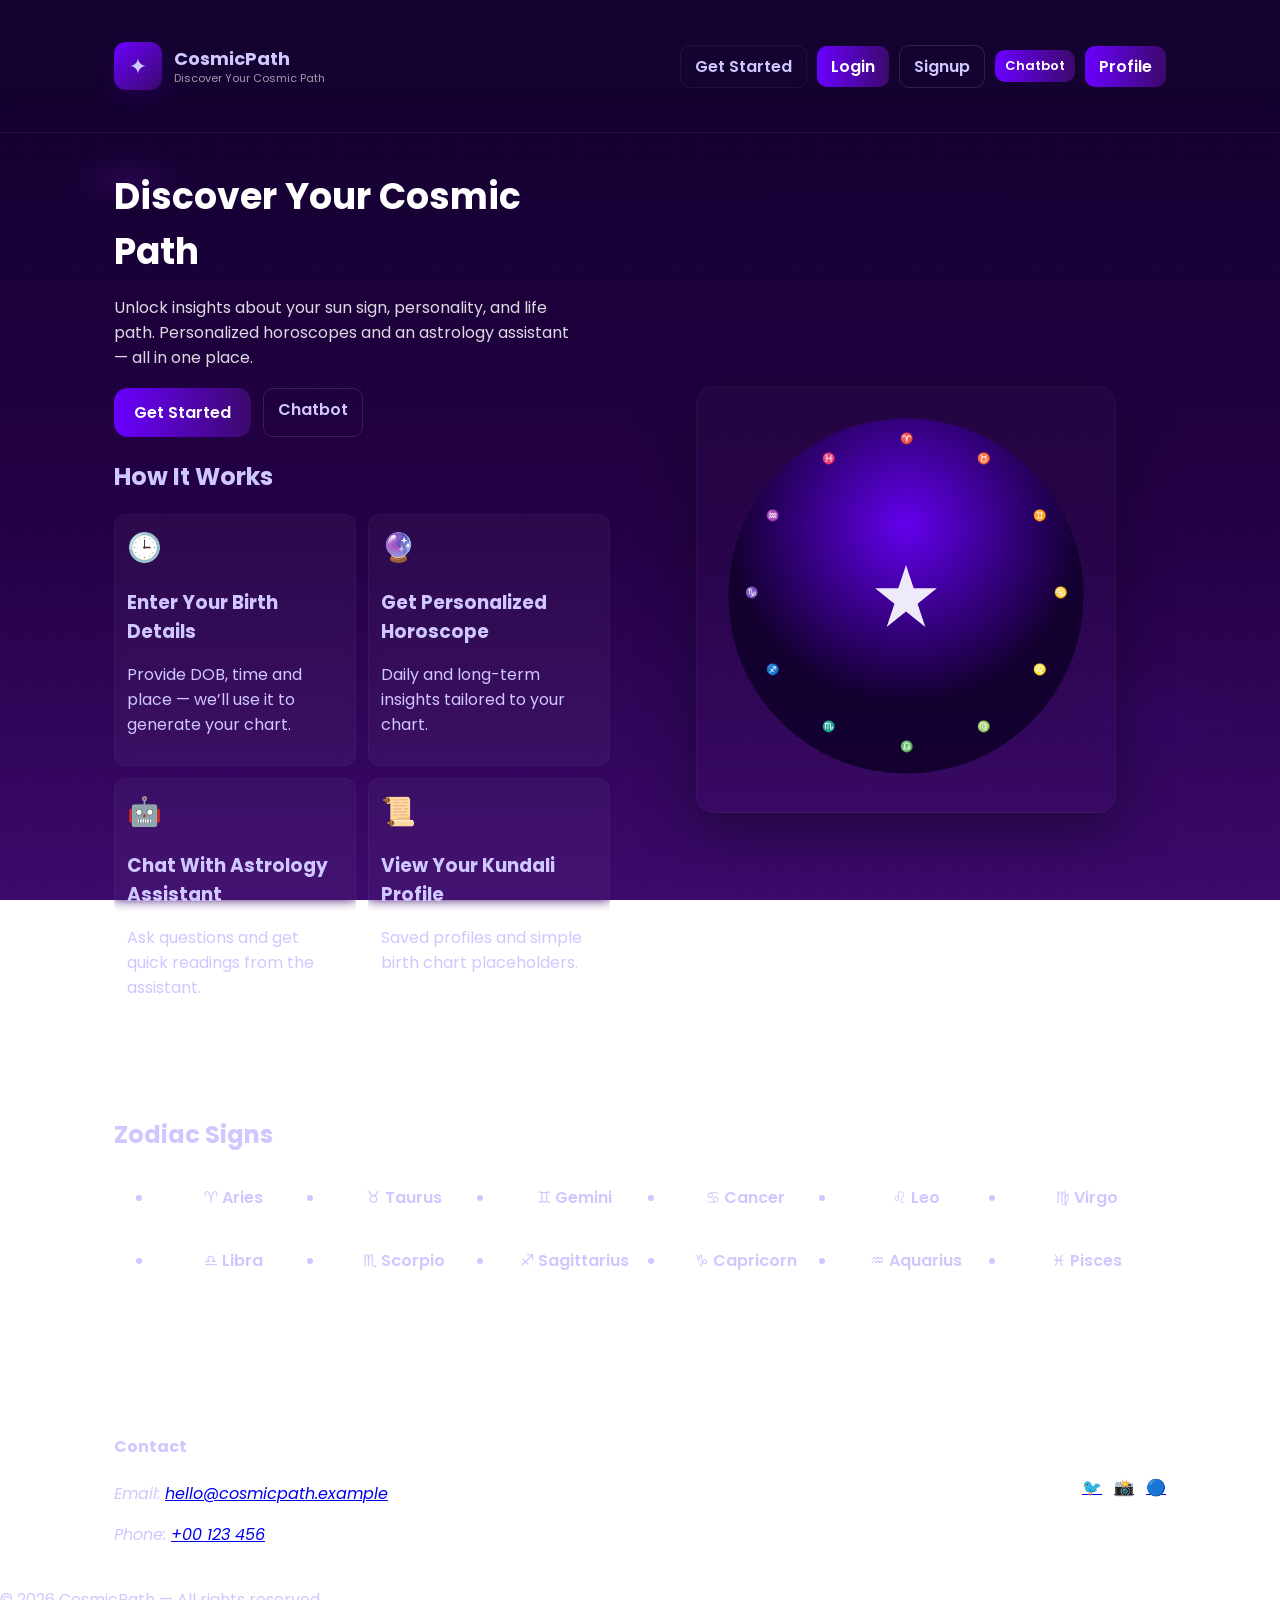
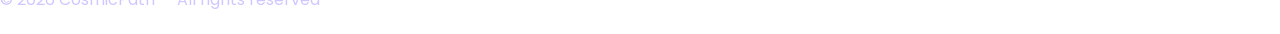
<file: index.html>
<!doctype html>
<html lang="en">
<head>
  <meta charset="utf-8">
  <meta name="viewport" content="width=device-width, initial-scale=1">

  <title>CosmicPath — Discover Your Cosmic Path | Astrology & Horoscope</title>
  <meta name="description" content="CosmicPath provides personalized astrology insights, zodiac analysis, kundali readings, and daily horoscopes. Discover your cosmic path with precision birth-chart tools and an AI astrology assistant.">
  <meta name="author" content="CosmicPath">
  <meta name="robots" content="index, follow">

  <!-- Favicon -->
  <link rel="icon" href="/favicon.png" type="image/png">

  <!-- Canonical URL -->
  <link rel="canonical" href="https://codewithsarina.github.io/cosmicpath/">

  <!-- Open Graph -->
  <meta property="og:site_name" content="CosmicPath">
  <meta property="og:type" content="website">
  <meta property="og:title" content="CosmicPath — Discover Your Cosmic Path">
  <meta property="og:description" content="Personalized astrology insights, zodiac traits, kundali readings, and AI astrology assistant.">
  <meta property="og:url" content="https://codewithsarina.github.io/cosmicpath/">
  <meta property="og:image" content="https://codewithsarina.github.io/cosmicpath/preview.jpg">
  <meta property="og:locale" content="en_US">

  <!-- Twitter -->
  <meta name="twitter:card" content="summary_large_image">
  <meta name="twitter:title" content="CosmicPath — Discover Your Cosmic Path">
  <meta name="twitter:description" content="Explore Kundali readings, zodiac analysis and personalized horoscopes.">
  <meta name="twitter:image" content="https://codewithsarina.github.io/cosmicpath/preview.jpg">

  <!-- Fonts -->
  <link rel="preconnect" href="https://fonts.googleapis.com">
  <link rel="preconnect" href="https://fonts.gstatic.com" crossorigin>
  <link href="https://fonts.googleapis.com/css2?family=Poppins:wght@300;400;600;700&display=swap" rel="stylesheet">

  <!-- Styles & Scripts -->
  <link rel="stylesheet" href="style.css">
  <meta name="google-site-verification" content="x2WTCD79h4HYHzZAXgsv3dcxb1lSnl-Mk_sNpW9f9F4" />
  <script defer src="script.js"></script>
</head>
<body class="cosmic">
  <!-- Header / Navbar -->
  <header class="nav fade-in">
    <div class="container nav-inner">
      <a class="logo" href="index.html">
        <div class="logo-mark" aria-hidden="true">✦</div>
        <div>
          <div class="brand">CosmicPath</div>
          <small class="tag">Discover Your Cosmic Path</small>
        </div>
      </a>

      <nav class="nav-links" aria-label="Main navigation">
        <a class="btn ghost" href="#get-started">Get Started</a>
        <a class="btn" href="login.html">Login</a>
        <a class="btn outline" href="signup.html">Signup</a>
        <a class="btn mini" href="chatbot.html">Chatbot</a>
        <a class="btn" href="profile.html">Profile</a>
      </nav>
    </div>
  </header>

  <!-- Main Content -->
  <main role="main">
    <!-- Hero Section -->
    <section class="hero container" id="get-started">
      <div class="hero-left">
        <h1 class="headline">Discover Your Cosmic Path</h1>
        <p class="lead">Unlock insights about your sun sign, personality, and life path. Personalized horoscopes and an astrology assistant — all in one place.</p>
        <div class="hero-ctas">
          <a class="btn big" href="signup.html">Get Started</a>
          <a class="btn outline" href="chatbot.html">Chatbot</a>
        </div>

        <div class="how-it-works">
          <h2>How It Works</h2>
          <div class="cards">
            <article class="card">
              <div class="card-img" aria-hidden="true">🕒</div>
              <h3>Enter Your Birth Details</h3>
              <p>Provide DOB, time and place — we’ll use it to generate your chart.</p>
            </article>
            <article class="card">
              <div class="card-img" aria-hidden="true">🔮</div>
              <h3>Get Personalized Horoscope</h3>
              <p>Daily and long-term insights tailored to your chart.</p>
            </article>
            <article class="card">
              <div class="card-img" aria-hidden="true">🤖</div>
              <h3>Chat With Astrology Assistant</h3>
              <p>Ask questions and get quick readings from the assistant.</p>
            </article>
            <article class="card">
              <div class="card-img" aria-hidden="true">📜</div>
              <h3>View Your Kundali Profile</h3>
              <p>Saved profiles and simple birth chart placeholders.</p>
            </article>
          </div>
        </div>
      </div>

      <div class="hero-right">
        <!-- Zodiac Wheel SVG -->
        <div class="wheel-card fade-up">
          <svg viewBox="0 0 500 500" class="zodiac-wheel" aria-hidden="true" role="img">
            <defs>
              <radialGradient id="g1" cx="50%" cy="30%">
                <stop offset="0%" stop-color="#6A00FF" stop-opacity="0.9"/>
                <stop offset="100%" stop-color="#10002B" stop-opacity="0.9"/>
              </radialGradient>
            </defs>
            <circle cx="250" cy="250" r="230" fill="url(#g1)"/>
            <g transform="translate(250,250)" fill="#fff" font-family="Poppins, sans-serif" font-weight="600" font-size="14" text-anchor="middle">
              <text x="0" y="-200">♈</text>
              <text x="100" y="-173">♉</text>
              <text x="173" y="-100">♊</text>
              <text x="200" y="0">♋</text>
              <text x="173" y="100">♌</text>
              <text x="100" y="173">♍</text>
              <text x="0" y="200">♎</text>
              <text x="-100" y="173">♏</text>
              <text x="-173" y="100">♐</text>
              <text x="-200" y="0">♑</text>
              <text x="-173" y="-100">♒</text>
              <text x="-100" y="-173">♓</text>
            </g>
            <g transform="translate(250,250)">
              <polygon points="0,-40 10,-10 40,-10 15,10 25,40 0,20 -25,40 -15,10 -40,-10 -10,-10" fill="#F8F7FF" opacity="0.95"/>
            </g>
          </svg>
        </div>
      </div>
    </section>

    <!-- Zodiac Grid -->
    <section class="zodiac container fade-in-up" id="zodiac-signs">
      <h2>Zodiac Signs</h2>
      <ul class="zodiac-grid">
        <li class="sign">♈ Aries</li>
        <li class="sign">♉ Taurus</li>
        <li class="sign">♊ Gemini</li>
        <li class="sign">♋ Cancer</li>
        <li class="sign">♌ Leo</li>
        <li class="sign">♍ Virgo</li>
        <li class="sign">♎ Libra</li>
        <li class="sign">♏ Scorpio</li>
        <li class="sign">♐ Sagittarius</li>
        <li class="sign">♑ Capricorn</li>
        <li class="sign">♒ Aquarius</li>
        <li class="sign">♓ Pisces</li>
      </ul>
    </section>
  </main>

  <!-- Footer -->
  <footer class="site-footer fade-in">
    <div class="container footer-inner">
      <div>
        <h4>Contact</h4>
        <address>
          <p>Email: <a href="mailto:hello@cosmicpath.example">hello@cosmicpath.example</a></p>
          <p>Phone: <a href="tel:+00123456">+00 123 456</a></p>
        </address>
      </div>
      <div class="socials">
        <a href="https://twitter.com/cosmicpath" aria-label="Twitter">🐦</a>
        <a href="https://instagram.com/cosmicpath" aria-label="Instagram">📸</a>
        <a href="https://facebook.com/cosmicpath" aria-label="Facebook">🔵</a>
      </div>
    </div>
    <div class="copyright">© <span id="year"></span> CosmicPath — All rights reserved</div>
  </footer>

  <script>
    // Auto-update year
    document.getElementById('year').textContent = new Date().getFullYear();
  </script>
</body>
</html>
</file>
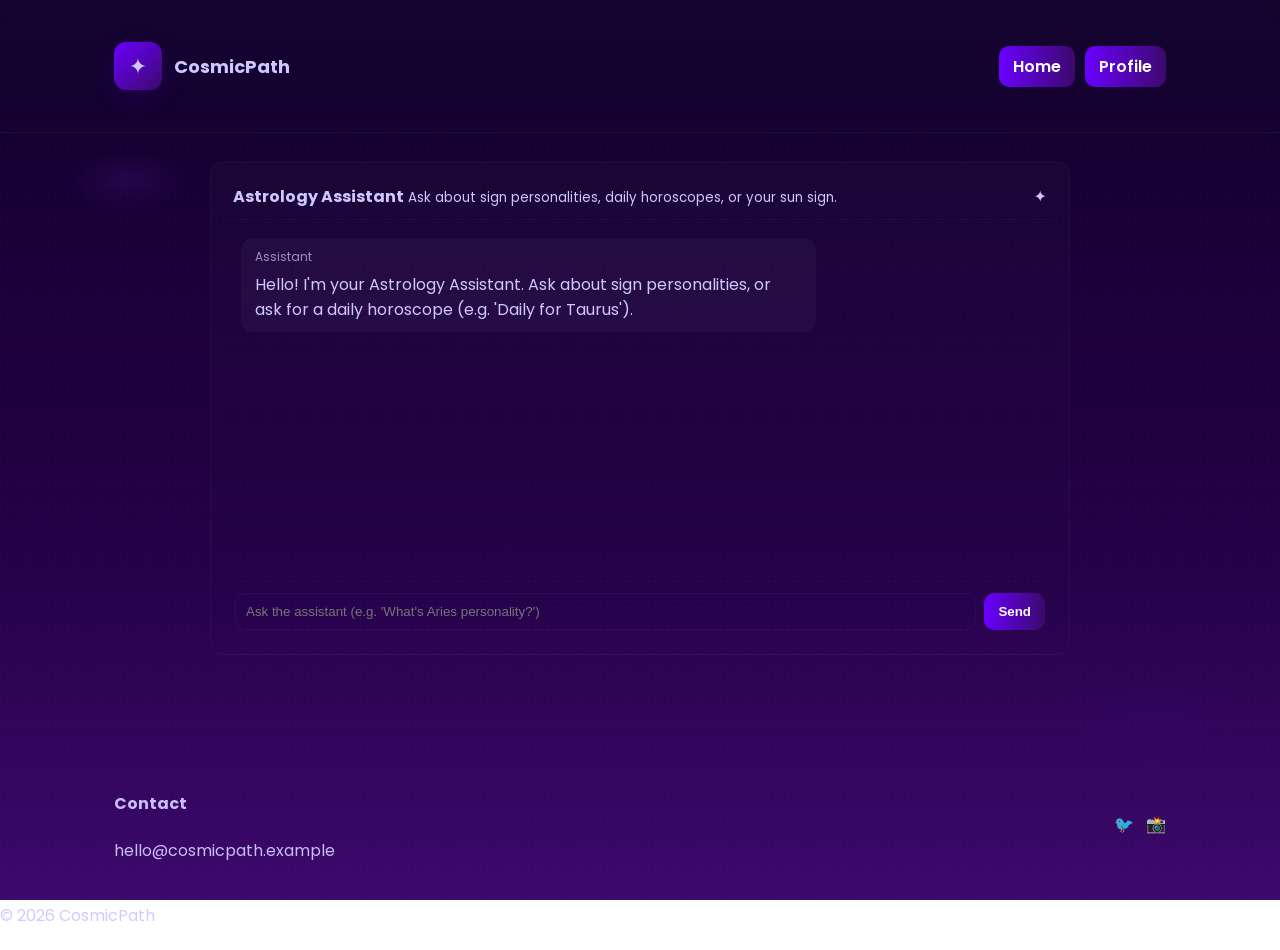
<file: chatbot.html>
<!doctype html>
<html lang="en">
<head>
  <meta charset="utf-8">
  <meta name="viewport" content="width=device-width, initial-scale=1">

  <title>Astrology Chatbot | CosmicPath</title>
  <meta name="description" content="Chat with our AI astrology assistant for instant horoscope answers, kundali readings, and astrology explanations.">
  <meta name="keywords" content="astrology chatbot, AI astrology assistant, horoscope, kundali, zodiac, CosmicPath">
  <meta name="author" content="CosmicPath">
  <meta name="robots" content="index, follow">

  <!-- Favicon -->
  <link rel="icon" href="/favicon.png" type="image/png">

  <!-- Canonical -->
  <link rel="canonical" href="https://cosmicpath.com/chatbot.html">

  <!-- Open Graph -->
  <meta property="og:site_name" content="CosmicPath">
  <meta property="og:title" content="Astrology Chatbot | CosmicPath">
  <meta property="og:description" content="Chat with our AI astrology assistant for instant horoscope answers, kundali readings, and astrology explanations.">
  <meta property="og:url" content="https://cosmicpath.com/chatbot.html">
  <meta property="og:image" content="https://cosmicpath.com/preview.jpg">
  <meta property="og:type" content="website">

  <!-- Twitter Card -->
  <meta name="twitter:title" content="Astrology Chatbot | CosmicPath">
  <meta name="twitter:description" content="Chat with our AI astrology assistant for instant horoscope answers, kundali readings, and astrology explanations.">
  <meta name="twitter:image" content="https://cosmicpath.com/preview.jpg">
  <meta name="twitter:card" content="summary_large_image">

  <!-- Fonts & CSS -->
  <link href="https://fonts.googleapis.com/css2?family=Poppins:wght@300;400;600;700&display=swap" rel="stylesheet">
  <link rel="stylesheet" href="style.css">

  <!-- JS -->
  <script defer src="script.js"></script>

  <!-- JSON-LD Structured Data -->
  <script type="application/ld+json">
  {
    "@context": "https://schema.org",
    "@type": "Organization",
    "name": "CosmicPath",
    "url": "https://cosmicpath.com/",
    "logo": "https://cosmicpath.com/logo.png",
    "sameAs": [
      "https://facebook.com/yourpage",
      "https://instagram.com/yourpage",
      "https://twitter.com/yourpage"
    ]
  }
  </script>
</head>
<body class="cosmic">
  <!-- Navbar -->
  <header class="nav">
    <div class="container nav-inner">
      <a class="logo" href="index.html">
        <div class="logo-mark">✦</div>
        <div>
          <div class="brand">CosmicPath</div>
        </div>
      </a>
      <nav class="nav-links">
        <a class="btn" href="index.html">Home</a>
        <a class="btn" href="profile.html">Profile</a>
      </nav>
    </div>
  </header>

  <!-- Chatbot Section -->
  <main class="container chat-page fade-in-up">
    <section class="chat-ui">
      <div class="chat-header">
        <div>
          <strong>Astrology Assistant</strong>
          <small>Ask about sign personalities, daily horoscopes, or your sun sign.</small>
        </div>
        <div class="bot-avatar">✦</div>
      </div>

      <div id="chatWindow" class="chat-window" aria-live="polite"></div>

      <form id="chatForm" class="chat-input">
        <input id="chatInput" type="text" placeholder="Ask the assistant (e.g. 'What's Aries personality?')" autocomplete="off" required />
        <button class="btn" type="submit">Send</button>
      </form>
    </section>
  </main>

  <!-- Footer -->
  <footer class="site-footer">
    <div class="container footer-inner">
      <div>
        <h4>Contact</h4>
        <p>hello@cosmicpath.example</p>
      </div>
      <div class="socials">
        <a aria-label="Twitter">🐦</a>
        <a aria-label="Instagram">📸</a>
      </div>
    </div>
    <div class="copyright">© <span id="year5"></span> CosmicPath</div>
  </footer>
</body>
</html>
</file>
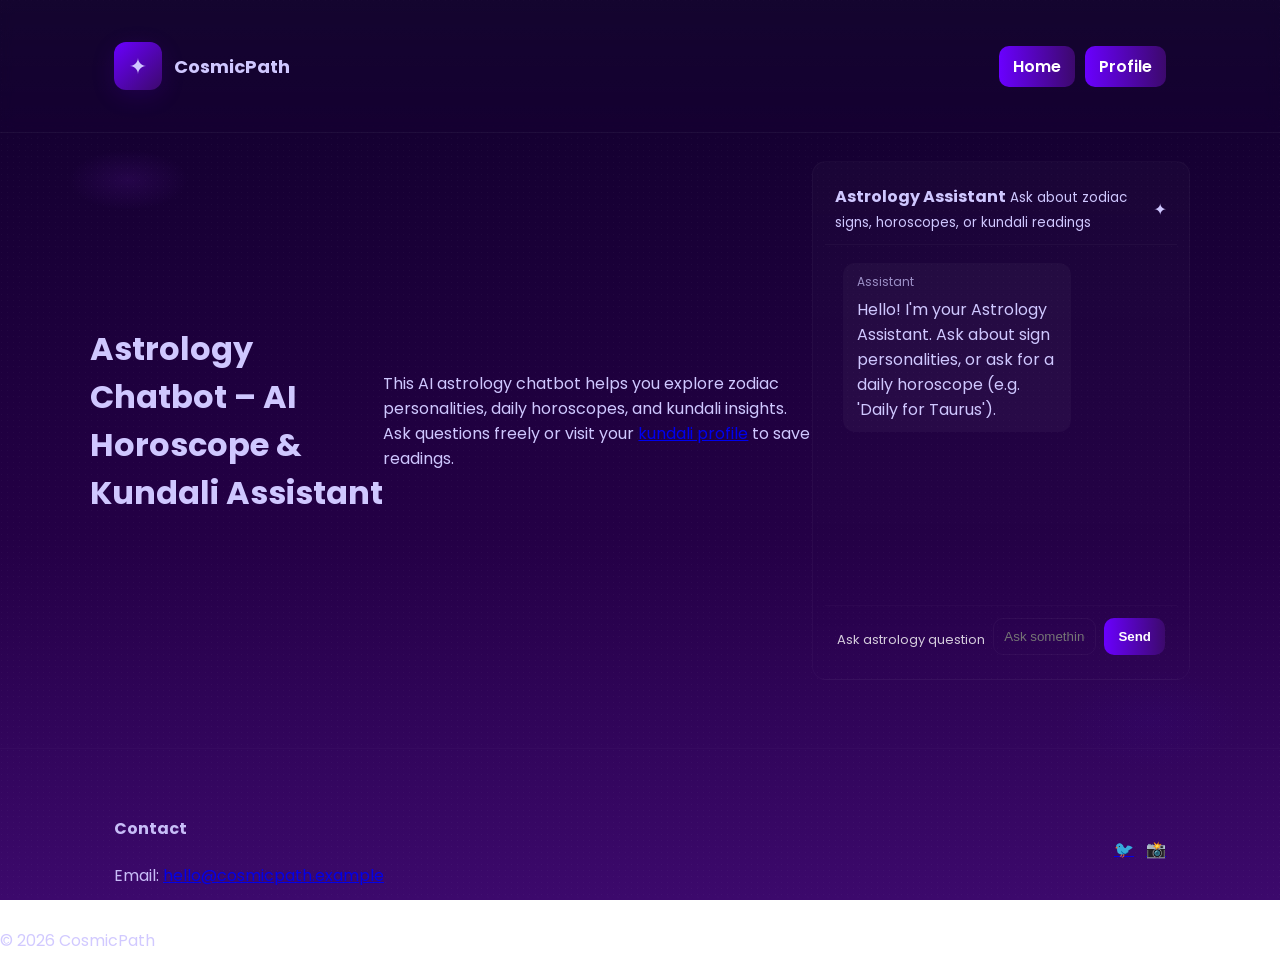
<file: login.html>
<!doctype html>
<html lang="en">
<head>
  <meta charset="utf-8">
  <meta name="viewport" content="width=device-width, initial-scale=1">

  <!-- Title & Meta -->
  <title>Astrology Chatbot – AI Horoscope & Kundali Assistant | CosmicPath</title>
  <meta name="description" content="Chat with our AI astrology assistant for instant horoscope answers, kundali readings, zodiac insights, and astrology explanations.">
  <meta name="author" content="CosmicPath">
  <meta name="robots" content="index, follow">

  <!-- Favicon -->
  <link rel="icon" href="/favicon.png" type="image/png">

  <!-- Canonical (MATCHES GITHUB PAGES DOMAIN) -->
  <link rel="canonical" href="https://codewithsarina.github.io/cosmicpath/chatbot.html">

  <!-- Open Graph -->
  <meta property="og:site_name" content="CosmicPath">
  <meta property="og:type" content="website">
  <meta property="og:title" content="Astrology Chatbot – AI Horoscope & Kundali Assistant">
  <meta property="og:description" content="Chat with an AI astrology assistant for horoscopes, kundali insights, and zodiac guidance.">
  <meta property="og:url" content="https://codewithsarina.github.io/cosmicpath/chatbot.html">
  <meta property="og:image" content="https://codewithsarina.github.io/cosmicpath/preview.jpg">

  <!-- Twitter Card -->
  <meta name="twitter:card" content="summary_large_image">
  <meta name="twitter:title" content="Astrology Chatbot – AI Horoscope & Kundali Assistant">
  <meta name="twitter:description" content="Ask astrology questions and get instant horoscope and kundali answers.">
  <meta name="twitter:image" content="https://codewithsarina.github.io/cosmicpath/preview.jpg">

  <!-- Fonts & CSS -->
  <link rel="preconnect" href="https://fonts.googleapis.com">
  <link rel="preconnect" href="https://fonts.gstatic.com" crossorigin>
  <link href="https://fonts.googleapis.com/css2?family=Poppins:wght@300;400;600;700&display=swap" rel="stylesheet">
  <link rel="stylesheet" href="style.css">

  <!-- JS -->
  <script defer src="script.js"></script>

  <!-- Structured Data (CORRECT TYPE) -->
  <script type="application/ld+json">
  {
    "@context": "https://schema.org",
    "@type": "WebPage",
    "name": "Astrology Chatbot",
    "url": "https://codewithsarina.github.io/cosmicpath/chatbot.html",
    "description": "AI-powered astrology chatbot for horoscope answers, kundali readings, and zodiac insights.",
    "publisher": {
      "@type": "Organization",
      "name": "CosmicPath",
      "url": "https://codewithsarina.github.io/cosmicpath/"
    }
  }
  </script>
</head>

<body class="cosmic">

  <!-- Header / Navbar -->
  <header class="nav">
    <div class="container nav-inner">
      <a class="logo" href="index.html">
        <div class="logo-mark" aria-hidden="true">✦</div>
        <div class="brand">CosmicPath</div>
      </a>
      <nav class="nav-links" aria-label="Main navigation">
        <a class="btn" href="index.html">Home</a>
        <a class="btn" href="profile.html">Profile</a>
      </nav>
    </div>
  </header>

  <!-- Main Content -->
  <main class="container chat-page fade-in-up">

    <!-- SEO H1 -->
    <h1>Astrology Chatbot – AI Horoscope & Kundali Assistant</h1>

    <!-- Supporting SEO Text -->
    <p>
      This AI astrology chatbot helps you explore zodiac personalities, daily horoscopes,
      and kundali insights. Ask questions freely or visit your
      <a href="profile.html">kundali profile</a> to save readings.
    </p>

    <!-- Chatbot UI -->
    <section class="chat-ui" aria-label="Astrology chatbot interface">
      <div class="chat-header">
        <div>
          <strong>Astrology Assistant</strong>
          <small>Ask about zodiac signs, horoscopes, or kundali readings</small>
        </div>
        <div class="bot-avatar" aria-hidden="true">✦</div>
      </div>

      <div id="chatWindow" class="chat-window" aria-live="polite"></div>

      <form id="chatForm" class="chat-input">
        <label for="chatInput" class="sr-only">Ask astrology question</label>
        <input
          id="chatInput"
          type="text"
          placeholder="Ask something like: What is Aries personality?"
          autocomplete="off"
          required
        />
        <button class="btn" type="submit">Send</button>
      </form>
    </section>

  </main>

  <!-- Footer -->
  <footer class="site-footer">
    <div class="container footer-inner">
      <div>
        <h4>Contact</h4>
        <p>Email: <a href="mailto:hello@cosmicpath.example">hello@cosmicpath.example</a></p>
      </div>
      <div class="socials">
        <a href="https://twitter.com/cosmicpath" aria-label="Twitter">🐦</a>
        <a href="https://instagram.com/cosmicpath" aria-label="Instagram">📸</a>
      </div>
    </div>
    <div class="copyright">
      © <span id="year"></span> CosmicPath
    </div>
  </footer>

  <script>
    document.getElementById('year').textContent = new Date().getFullYear();
  </script>

</body>
</html>
</file>
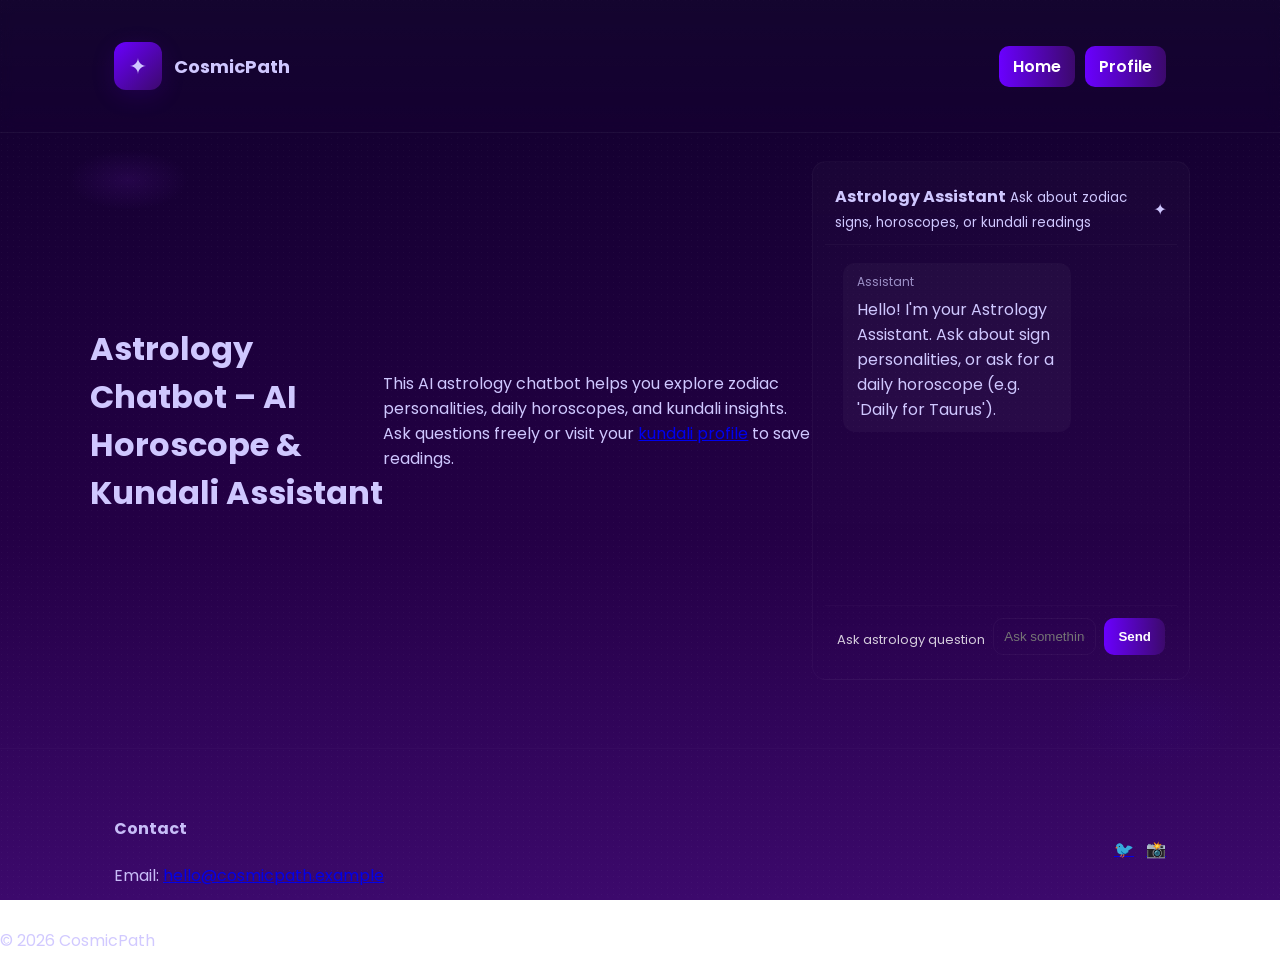
<file: profile.html>
<!doctype html>
<html lang="en">
<head>
  <meta charset="utf-8">
  <meta name="viewport" content="width=device-width, initial-scale=1">

  <!-- Title & Meta -->
  <title>My Astrology Profile – Kundali & Birth Chart | CosmicPath</title>
  <meta name="description" content="View and manage your astrology profile, kundali details, birth chart insights, sun sign, and personalized horoscope dashboard.">
  <meta name="author" content="CosmicPath">
  <meta name="robots" content="index, follow">

  <!-- Favicon -->
  <link rel="icon" href="/favicon.png" type="image/png">

  <!-- Canonical (MATCHES GITHUB PAGES DOMAIN) -->
  <link rel="canonical" href="https://codewithsarina.github.io/cosmicpath/profile.html">

  <!-- Open Graph -->
  <meta property="og:site_name" content="CosmicPath">
  <meta property="og:type" content="website">
  <meta property="og:title" content="My Astrology Profile – Kundali & Birth Chart">
  <meta property="og:description" content="Access your personalized astrology profile including kundali, birth chart, sun sign, and horoscope insights.">
  <meta property="og:url" content="https://codewithsarina.github.io/cosmicpath/profile.html">
  <meta property="og:image" content="https://codewithsarina.github.io/cosmicpath/preview.jpg">

  <!-- Twitter Card -->
  <meta name="twitter:card" content="summary_large_image">
  <meta name="twitter:title" content="My Astrology Profile – Kundali & Birth Chart">
  <meta name="twitter:description" content="Manage your kundali profile, zodiac traits, and astrology dashboard.">
  <meta name="twitter:image" content="https://codewithsarina.github.io/cosmicpath/preview.jpg">

  <!-- Fonts & CSS -->
  <link rel="preconnect" href="https://fonts.googleapis.com">
  <link rel="preconnect" href="https://fonts.gstatic.com" crossorigin>
  <link href="https://fonts.googleapis.com/css2?family=Poppins:wght@300;400;600;700&display=swap" rel="stylesheet">
  <link rel="stylesheet" href="style.css">

  <!-- JS -->
  <script defer src="script.js"></script>

  <!-- Structured Data (CORRECT TYPE FOR THIS PAGE) -->
  <script type="application/ld+json">
  {
    "@context": "https://schema.org",
    "@type": "WebPage",
    "name": "My Astrology Profile",
    "url": "https://codewithsarina.github.io/cosmicpath/profile.html",
    "description": "Personal astrology profile dashboard with kundali details, birth chart, and zodiac insights.",
    "publisher": {
      "@type": "Organization",
      "name": "CosmicPath",
      "url": "https://codewithsarina.github.io/cosmicpath/"
    }
  }
  </script>
</head>

<body class="cosmic">

  <!-- Header / Navbar -->
  <header class="nav">
    <div class="container nav-inner">
      <a class="logo" href="index.html">
        <div class="logo-mark" aria-hidden="true">✦</div>
        <div class="brand">CosmicPath</div>
      </a>
      <nav class="nav-links" aria-label="Main navigation">
        <a class="btn" href="index.html">Home</a>
        <a class="btn" href="chatbot.html">Chatbot</a>
        <button class="btn outline" id="logoutBtn">Logout</button>
      </nav>
    </div>
  </header>

  <!-- Main Content -->
  <main class="container profile-page fade-in-up">

    <!-- SEO H1 -->
    <h1>My Astrology Profile</h1>

    <!-- Supporting SEO Text -->
    <p>
      This dashboard displays your saved kundali profile, birth chart details,
      sun sign, and astrology insights. You can edit your information or chat with
      the <a href="chatbot.html">AI astrology assistant</a> anytime.
    </p>

    <!-- Profile Card -->
    <section class="profile-card" aria-label="User astrology profile">
      <div class="profile-left">
        <img
          id="profilePic"
          class="avatar"
          src=""
          alt="User profile avatar placeholder"
        />
        <h2 id="profileName">—</h2>
        <p id="profileEmail">—</p>
        <p id="profileDOB">—</p>

        <button id="editProfileBtn" class="btn outline">Edit Profile</button>
        <button id="logoutBtn2" class="btn">Logout</button>
      </div>

      <div class="profile-right">
        <div class="info-block">
          <h3>Sun Sign</h3>
          <div id="sunSign" class="sun-sign">—</div>
        </div>

        <div class="info-block">
          <h3>Birth Chart</h3>
          <div class="chart-placeholder" aria-hidden="true">
            <div class="chart-note">
              Birth chart visualization placeholder
            </div>
          </div>
        </div>
      </div>
    </section>
  </main>

  <!-- Edit Profile Modal -->
  <div id="editModal" class="modal" aria-hidden="true">
    <div class="modal-content">
      <h3>Edit Profile</h3>
      <form id="editForm">
        <label for="editName">Name</label>
        <input id="editName" required>

        <label for="editEmail">Email</label>
        <input id="editEmail" type="email" required>

        <label for="editDob">Date of Birth</label>
        <input id="editDob" type="date" required>

        <div class="form-actions">
          <button type="submit" class="btn">Save</button>
          <button type="button" id="cancelEdit" class="btn outline">Cancel</button>
        </div>
      </form>
    </div>
  </div>

  <!-- Footer -->
  <footer class="site-footer">
    <div class="container footer-inner">
      <div>
        <h4>Contact</h4>
        <p>Email: <a href="mailto:hello@cosmicpath.example">hello@cosmicpath.example</a></p>
      </div>
      <div class="socials">
        <a href="https://twitter.com/cosmicpath" aria-label="Twitter">🐦</a>
        <a href="https://instagram.com/cosmicpath" aria-label="Instagram">📸</a>
      </div>
    </div>
    <div class="copyright">
      © <span id="year"></span> CosmicPath
    </div>
  </footer>

  <script>
    document.getElementById('year').textContent = new Date().getFullYear();
  </script>

</body>
</html>
</file>
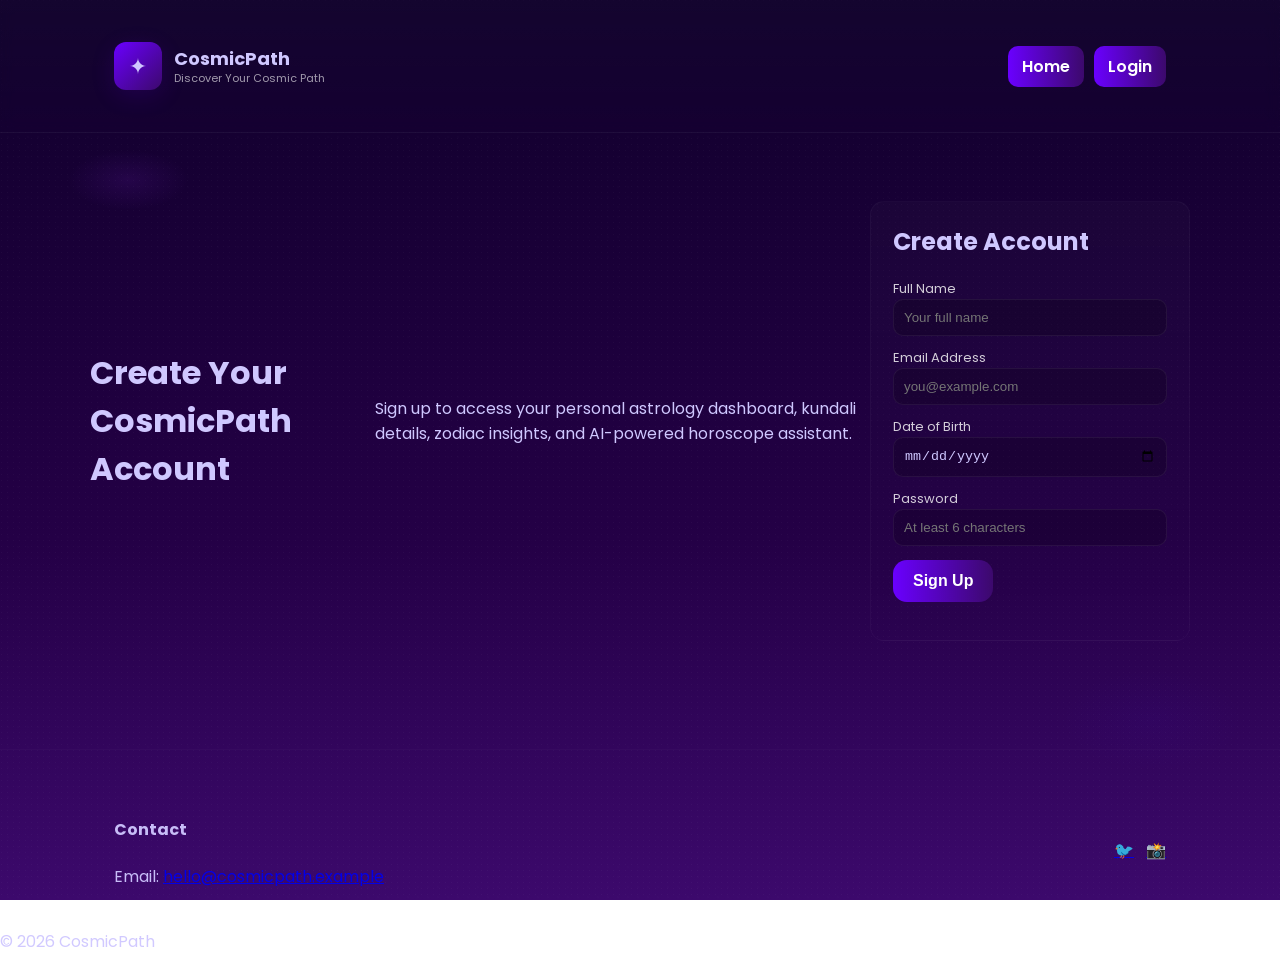
<file: signup.html>
<!doctype html>
<html lang="en">
<head>
  <meta charset="utf-8">
  <meta name="viewport" content="width=device-width, initial-scale=1">

  <!-- Title & Meta -->
  <title>Create Account – Signup for Astrology Dashboard | CosmicPath</title>
  <meta name="description" content="Create your CosmicPath account to unlock personalized horoscopes, zodiac insights, kundali details, and birth chart readings.">
  <meta name="author" content="CosmicPath">
  <meta name="robots" content="index, follow">

  <!-- Favicon -->
  <link rel="icon" href="/favicon.png" type="image/png">

  <!-- Canonical (MATCHES GITHUB PAGES DOMAIN) -->
  <link rel="canonical" href="https://codewithsarina.github.io/cosmicpath/signup.html">

  <!-- Open Graph -->
  <meta property="og:site_name" content="CosmicPath">
  <meta property="og:type" content="website">
  <meta property="og:title" content="Create Account – Signup for Astrology Dashboard">
  <meta property="og:description" content="Sign up for CosmicPath to access personalized horoscopes, zodiac insights, kundali details, and birth chart readings.">
  <meta property="og:url" content="https://codewithsarina.github.io/cosmicpath/signup.html">
  <meta property="og:image" content="https://codewithsarina.github.io/cosmicpath/preview.jpg">

  <!-- Twitter Card -->
  <meta name="twitter:card" content="summary_large_image">
  <meta name="twitter:title" content="Create Account – Signup for Astrology Dashboard">
  <meta name="twitter:description" content="Create your CosmicPath account and unlock personalized astrology insights.">
  <meta name="twitter:image" content="https://codewithsarina.github.io/cosmicpath/preview.jpg">

  <!-- Fonts & CSS -->
  <link rel="preconnect" href="https://fonts.googleapis.com">
  <link rel="preconnect" href="https://fonts.gstatic.com" crossorigin>
  <link href="https://fonts.googleapis.com/css2?family=Poppins:wght@300;400;600;700&display=swap" rel="stylesheet">
  <link rel="stylesheet" href="style.css">

  <!-- JS -->
  <script defer src="script.js"></script>

  <!-- Structured Data (CORRECT TYPE FOR AUTH PAGE) -->
  <script type="application/ld+json">
  {
    "@context": "https://schema.org",
    "@type": "WebPage",
    "name": "Create Account",
    "url": "https://codewithsarina.github.io/cosmicpath/signup.html",
    "description": "Signup page for CosmicPath astrology dashboard.",
    "publisher": {
      "@type": "Organization",
      "name": "CosmicPath",
      "url": "https://codewithsarina.github.io/cosmicpath/"
    }
  }
  </script>
</head>

<body class="cosmic">

  <!-- Header / Navbar -->
  <header class="nav">
    <div class="container nav-inner">
      <a class="logo" href="index.html">
        <div class="logo-mark" aria-hidden="true">✦</div>
        <div>
          <div class="brand">CosmicPath</div>
          <small class="tag">Discover Your Cosmic Path</small>
        </div>
      </a>
      <nav class="nav-links" aria-label="Main navigation">
        <a class="btn" href="index.html">Home</a>
        <a class="btn" href="login.html">Login</a>
      </nav>
    </div>
  </header>

  <!-- Main Content -->
  <main class="auth-page container fade-in-up">

    <!-- SEO H1 -->
    <h1>Create Your CosmicPath Account</h1>

    <!-- Supporting SEO Text -->
    <p>
      Sign up to access your personal astrology dashboard, kundali details,
      zodiac insights, and AI-powered horoscope assistant.
    </p>

    <!-- Signup Card -->
    <div class="auth-card">
      <h2>Create Account</h2>

      <form id="signupForm" novalidate>
        <label for="name">Full Name</label>
        <input
          id="name"
          type="text"
          placeholder="Your full name"
          required
        >

        <label for="email">Email Address</label>
        <input
          id="email"
          type="email"
          placeholder="you@example.com"
          required
        >

        <label for="dob">Date of Birth</label>
        <input
          id="dob"
          type="date"
          required
        >

        <label for="password">Password</label>
        <input
          id="password"
          type="password"
          minlength="6"
          placeholder="At least 6 characters"
          required
        >

        <div class="form-actions">
          <button type="submit" class="btn big">Sign Up</button>
        </div>

        <p id="signupError" class="error" aria-live="polite"></p>
      </form>
    </div>
  </main>

  <!-- Footer -->
  <footer class="site-footer">
    <div class="container footer-inner">
      <div>
        <h4>Contact</h4>
        <p>Email: <a href="mailto:hello@cosmicpath.example">hello@cosmicpath.example</a></p>
      </div>
      <div class="socials">
        <a href="https://twitter.com/cosmicpath" aria-label="Twitter">🐦</a>
        <a href="https://instagram.com/cosmicpath" aria-label="Instagram">📸</a>
      </div>
    </div>
    <div class="copyright">
      © <span id="year"></span> CosmicPath
    </div>
  </footer>

  <script>
    document.getElementById('year').textContent = new Date().getFullYear();
  </script>

</body>
</html>
</file>
<file: style.css>
/* style.css - Cosmic / galaxy theme */
:root{
  --bg-1: #10002B;
  --bg-2: #240046;
  --accent: #6a00ff;
  --muted: #cfc7ff;
  --glass: rgba(255,255,255,0.04);
  --glass-2: rgba(255,255,255,0.02);
  --radius: 16px;
  --container: 1100px;
  --fw-sans: 'Poppins', system-ui, -apple-system, 'Segoe UI', Roboto, 'Helvetica Neue', Arial;
}

*{box-sizing:border-box}
html,body{height:100%}
body.cosmic{
  margin:0;
  font-family:var(--fw-sans);
  color:var(--muted);
  background: radial-gradient(1200px 600px at 10% 20%, rgba(138,43,226,0.12), transparent 5%),
              radial-gradient(900px 500px at 90% 80%, rgba(58,12,170,0.08), transparent 10%),
              linear-gradient(180deg,var(--bg-1) 0%, var(--bg-2) 60%, #3C096C 100%);
  background-attachment: fixed;
  -webkit-font-smoothing:antialiased;
  -moz-osx-font-smoothing:grayscale;
  min-height:100vh;
}

/* subtle stars */
body::after{
  content:"";
  position:fixed;
  inset:0;
  background-image: radial-gradient(circle at 20% 10%, rgba(255,255,255,0.06) 0.5px, transparent 0.7px),
                    radial-gradient(circle at 80% 70%, rgba(255,255,255,0.04) 0.6px, transparent 0.8px);
  background-size: 6px 6px, 10px 10px;
  pointer-events:none;
  opacity:0.5;
  mix-blend-mode:screen;
  z-index:0;
}

/* container */
.container{max-width:var(--container);margin:0 auto;padding:24px;position:relative;z-index:2}

/* navbar */
.nav{padding:18px 0;position:sticky;top:0;backdrop-filter: blur(6px);background:linear-gradient(180deg, rgba(255,255,255,0.02), transparent);border-bottom:1px solid rgba(255,255,255,0.03);z-index:5}
.nav-inner{display:flex;gap:24px;align-items:center;justify-content:space-between}
.logo{display:flex;gap:12px;align-items:center;color:var(--muted);text-decoration:none}
.logo-mark{width:48px;height:48px;border-radius:12px;background:linear-gradient(135deg,var(--accent),#3C096C);display:flex;align-items:center;justify-content:center;font-size:22px;box-shadow:0 6px 24px rgba(106,0,255,0.14)}
.brand{font-weight:700;font-size:18px}
.tag{font-size:11px;color:rgba(255,255,255,0.6);display:block;margin-top:-2px}

.nav-links{display:flex;gap:10px;align-items:center}
.btn{background:linear-gradient(90deg,var(--accent),#3C096C);border:none;color:white;padding:8px 14px;border-radius:10px;text-decoration:none;cursor:pointer;font-weight:600}
.btn.mini{padding:6px 10px;font-size:13px}
.btn.ghost{background:transparent;border:1px solid rgba(255,255,255,0.06);color:var(--muted)}
.btn.outline{background:transparent;border:1px solid rgba(255,255,255,0.12);color:var(--muted)}
.btn.big{padding:12px 20px;font-size:16px;border-radius:14px}
.btn:active{transform:translateY(1px)}

/* hero */
.hero{display:grid;grid-template-columns:1fr 520px;gap:36px;align-items:center;padding-top:36px;padding-bottom:36px}
.headline{font-size:36px;margin:0 0 12px 0;color:#fff}
.lead{color:rgba(255,255,255,0.85);max-width:46ch}
.hero-ctas{display:flex;gap:12px;margin-top:18px}
.hero-right{display:flex;align-items:center;justify-content:center}
.wheel-card{width:100%;max-width:420px;border-radius:18px;padding:16px;background:linear-gradient(180deg, rgba(255,255,255,0.02), rgba(255,255,255,0.01));box-shadow:0 20px 50px rgba(12,8,30,0.5);border:1px solid rgba(255,255,255,0.03)}

/* cards */
.how-it-works{margin-top:22px}
.how-it-works h3{margin-bottom:12px}
.cards{display:grid;grid-template-columns:repeat(2,1fr);gap:12px}
.card{background:var(--glass);padding:12px;border-radius:12px;border:1px solid rgba(255,255,255,0.03);backdrop-filter: blur(6px)}
.card-img{font-size:28px;margin-bottom:8px}

/* zodiac grid */
.zodiac{margin-top:8px;padding-bottom:24px}
.zodiac-grid{display:grid;grid-template-columns:repeat(6,1fr);gap:12px;margin-top:14px}
.sign{background:var(--glass-2);padding:12px;border-radius:10px;text-align:center;border:1px solid rgba(255,255,255,0.03);font-weight:600}

/* Auth & profile */
.auth-page{display:flex;align-items:center;justify-content:center;min-height:64vh;padding:36px 0}
.auth-card{background:linear-gradient(180deg, rgba(255,255,255,0.02), transparent);padding:22px;border-radius:14px;min-width:320px;max-width:420px;border:1px solid rgba(255,255,255,0.03)}
.auth-card h2{margin-top:0}
label{display:block;font-size:13px;margin-top:12px;color:rgba(255,255,255,0.8)}
input[type="text"],input[type="email"],input[type="password"],input[type="date"]{
  width:100%;padding:10px;border-radius:10px;border:1px solid rgba(255,255,255,0.06);background:rgba(0,0,0,0.18);color:var(--muted)
}
.form-actions{display:flex;align-items:center;gap:12px;margin-top:14px;justify-content:space-between}
.error{color:#ff7b7b;margin-top:8px}

/* profile layout */
.profile-page{padding-top:32px}
.profile-card{display:flex;gap:28px;align-items:flex-start}
.profile-left{width:320px;background:var(--glass);padding:18px;border-radius:14px;border:1px solid rgba(255,255,255,0.03)}
.avatar{width:120px;height:120px;border-radius:16px;display:block;object-fit:cover;background:linear-gradient(90deg,var(--accent),#3C096C);box-shadow:0 14px 40px rgba(0,0,0,0.4);margin-bottom:12px}
.info-block{background:var(--glass-2);padding:16px;border-radius:12px;border:1px solid rgba(255,255,255,0.03);margin-bottom:12px}
.sun-sign{font-size:22px;font-weight:700;color:#fff;padding:10px;border-radius:10px;background:linear-gradient(90deg, rgba(255,255,255,0.02), rgba(255,255,255,0.01))}

/* chatbot */
.chat-page{display:flex;align-items:center;justify-content:center;padding:28px 0}
.chat-ui{width:100%;max-width:860px;background:linear-gradient(180deg, rgba(255,255,255,0.02), transparent);border-radius:14px;padding:12px;border:1px solid rgba(255,255,255,0.03)}
.chat-header{display:flex;align-items:center;justify-content:space-between;padding:10px;border-bottom:1px solid rgba(255,255,255,0.03)}
.chat-window{min-height:360px;max-height:520px;overflow:auto;padding:18px;display:flex;flex-direction:column;gap:12px}
.msg{max-width:72%;padding:10px 14px;border-radius:12px;background:rgba(255,255,255,0.03);align-self:flex-start}
.msg.user{background:linear-gradient(90deg,#fff0ef,rgba(255,255,255,0.02));align-self:flex-end}
.msg .meta{font-size:12px;opacity:0.7;margin-bottom:6px}
.chat-input{display:flex;gap:8px;padding:12px;border-top:1px solid rgba(255,255,255,0.02)}
.chat-input input{flex:1;padding:10px;border-radius:10px;border:1px solid rgba(255,255,255,0.04);background:transparent;color:var(--muted)}

/* modal */
.modal{position:fixed;inset:0;background:rgba(2,2,6,0.6);display:none;align-items:center;justify-content:center;z-index:10}
.modal[aria-hidden="false"]{display:flex}
.modal-content{background:linear-gradient(180deg, rgba(255,255,255,0.02), transparent);padding:18px;border-radius:12px;width:90%;max-width:420px;border:1px solid rgba(255,255,255,0.03)}

/* footer */
.site-footer{padding:22px 0;margin-top:40px;opacity:0.95;border-top:1px solid rgba(255,255,255,0.02)}
.footer-inner{display:flex;justify-content:space-between;gap:12px;align-items:center}
.socials a{margin-left:8px;cursor:pointer}

/* placeholder chart */
.chart-placeholder{height:220px;border-radius:12px;display:flex;align-items:center;justify-content:center;border:1px dashed rgba(255,255,255,0.04);color:rgba(255,255,255,0.6)}

/* animations */
.fade-in{animation:fadeIn .9s ease both}
.fade-in-up{animation:fadeInUp .9s ease both}
.fade-up{animation:slideUp .9s ease both}
@keyframes fadeIn{from{opacity:0;transform:translateY(8px)}to{opacity:1;transform:none}}
@keyframes fadeInUp{from{opacity:0;transform:translateY(18px)}to{opacity:1;transform:none}}
@keyframes slideUp{from{opacity:0;transform:translateY(40px) scale(.98)}to{opacity:1;transform:none}}

/* responsive */
@media (max-width:1000px){
  .hero{grid-template-columns:1fr;gap:20px}
  .zodiac-grid{grid-template-columns:repeat(4,1fr)}
  .profile-card{flex-direction:column}
  .nav-links{display:flex;gap:8px}
}
@media (max-width:640px){
  .zodiac-grid{grid-template-columns:repeat(3,1fr)}
  .cards{grid-template-columns:1fr}
  .nav-inner{padding:4px 0}
  .headline{font-size:28px}
  .logo-mark{width:40px;height:40px}
}
</file>
